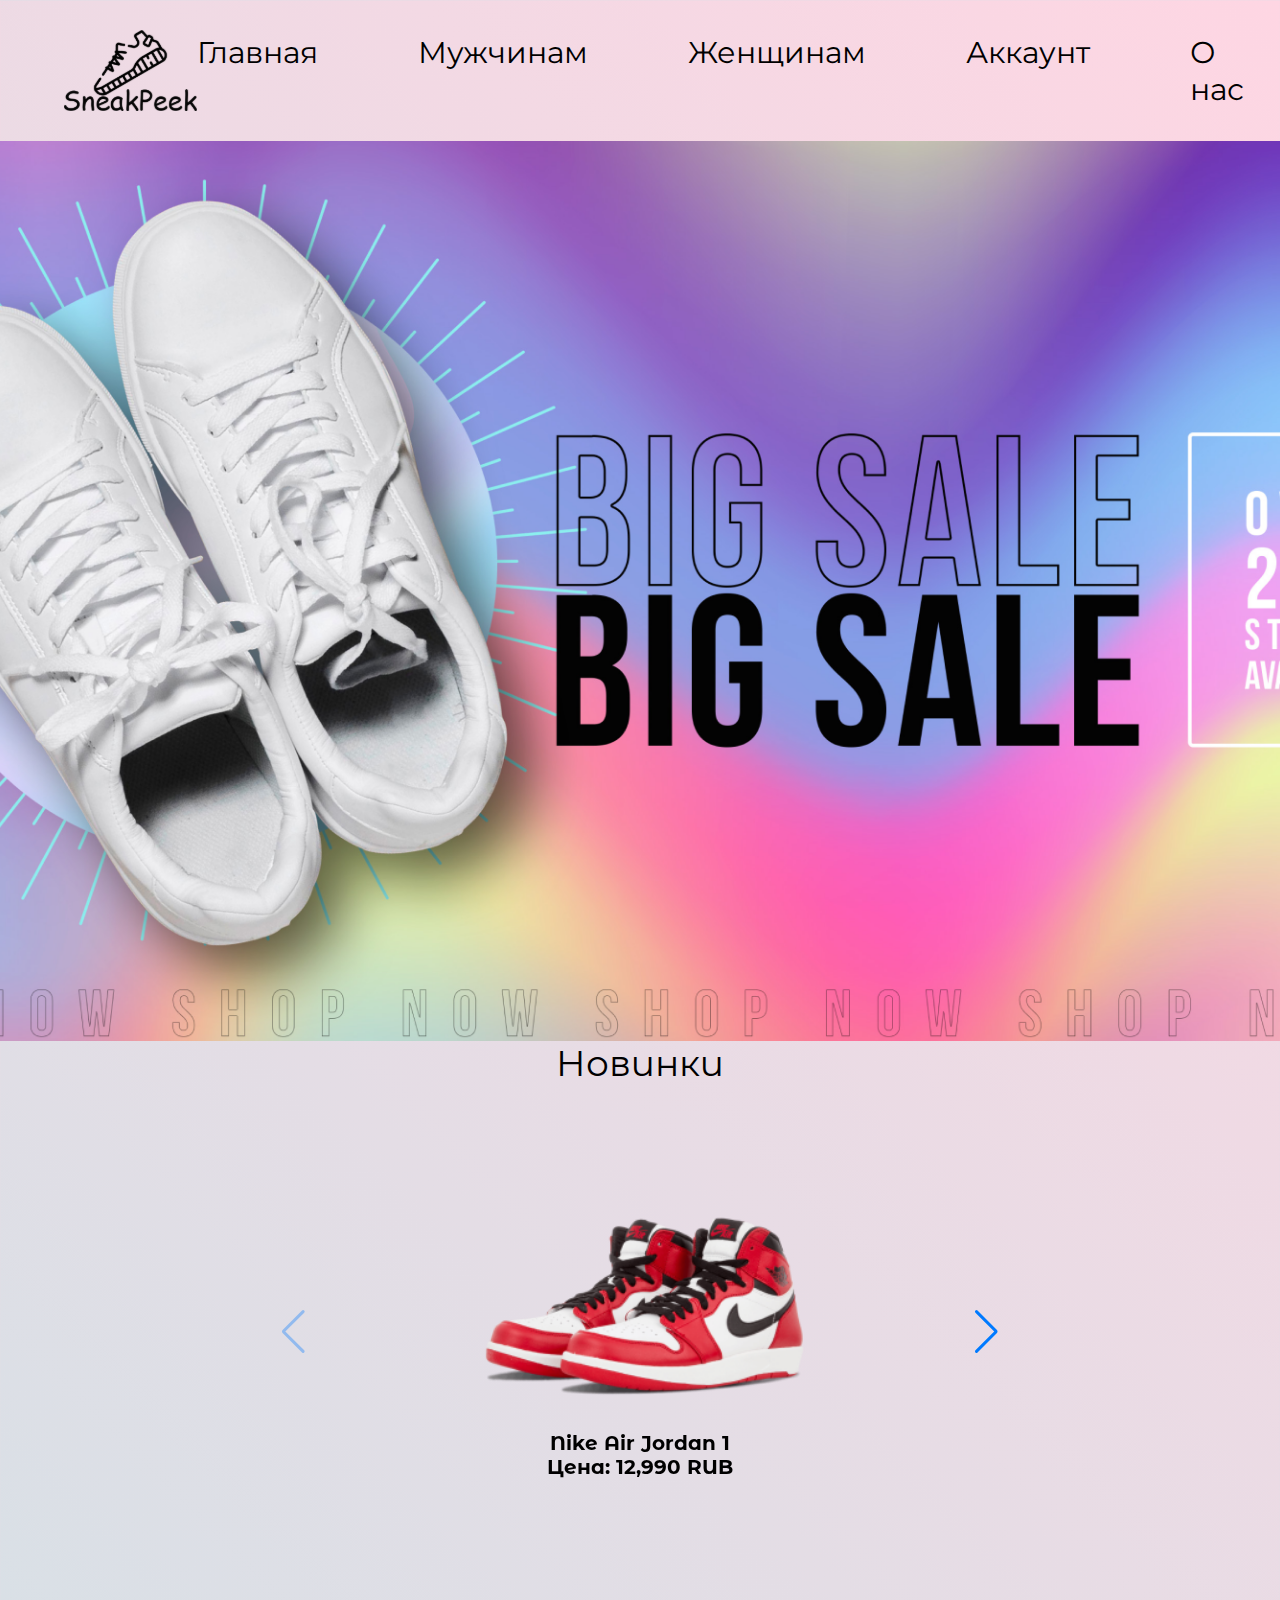
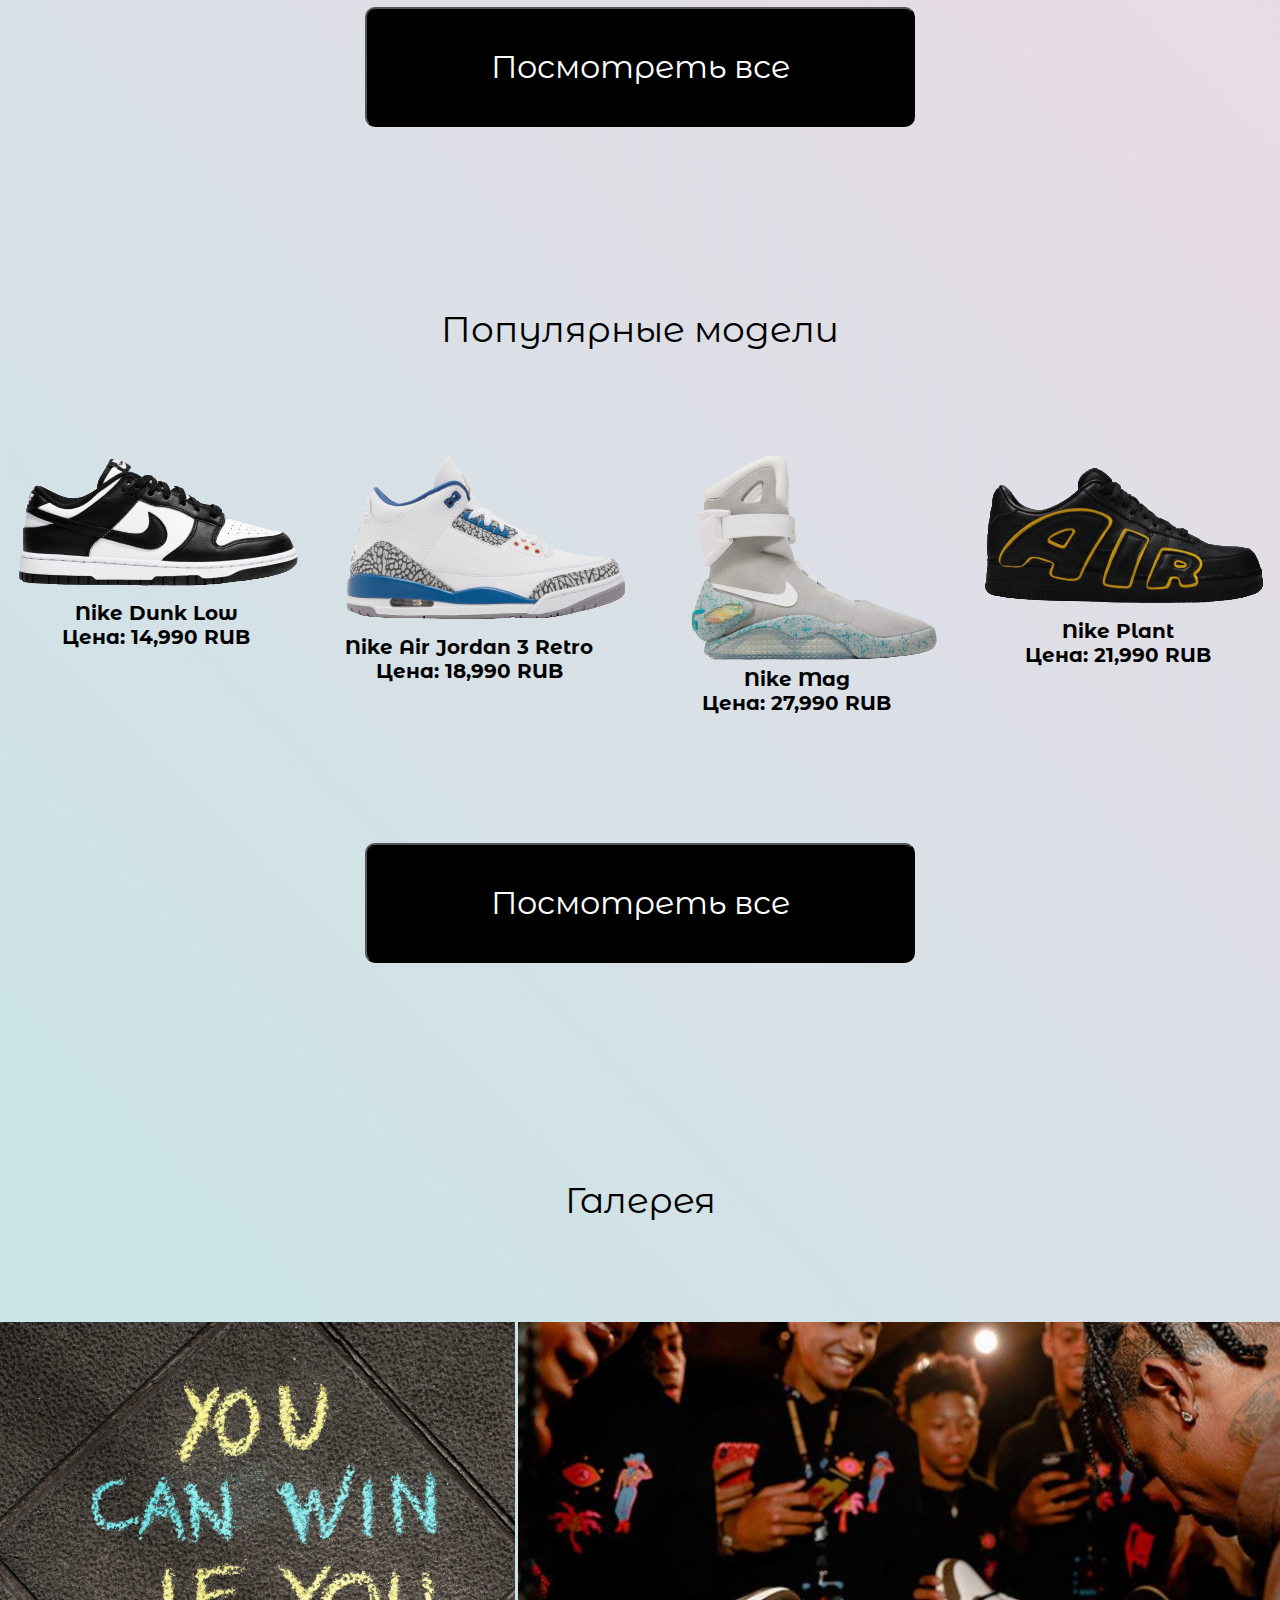
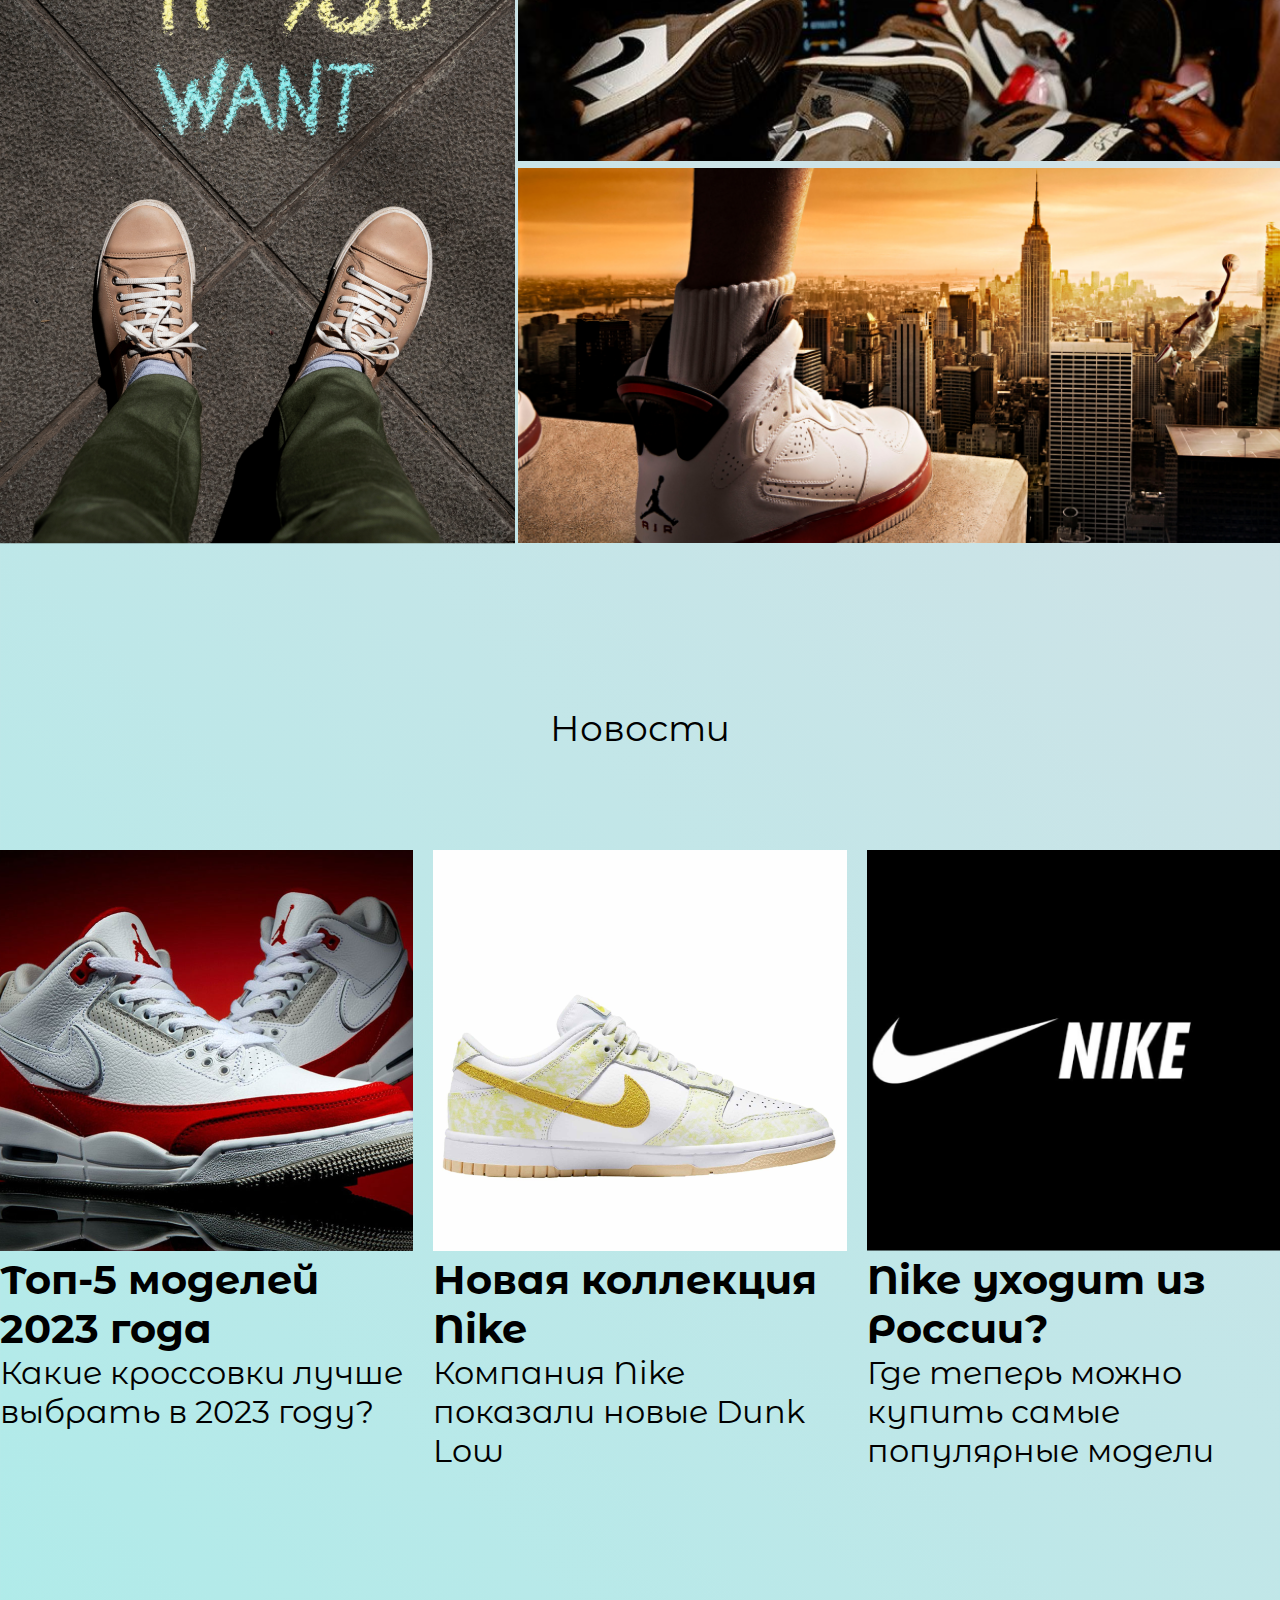
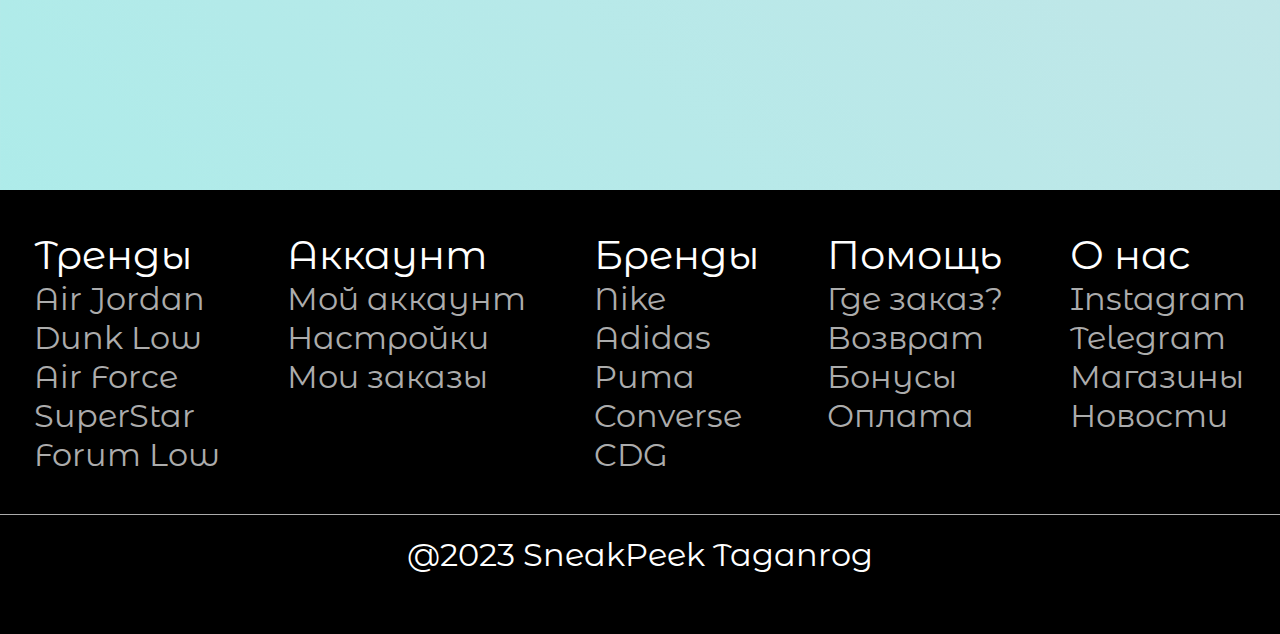
<file: SneakPeek/index.html>
<!DOCTYPE html>
<html lang="en">

<head>
    <meta charset="UTF-8">
    <meta name="viewport" content="width=device-width, initial-scale=1.0">
    <link rel="stylesheet" href="./styles/style.css">
    <title>SneakPeek</title>
    <link rel="stylesheet" href="https://cdn.jsdelivr.net/npm/swiper@8/swiper-bundle.min.css" />
    <script src="https://cdn.jsdelivr.net/npm/swiper@8/swiper-bundle.min.js"></script>
</head>

<body>
    <header class="header">
        <nav class="navbar">
            <img src="/SneakPeek/src/img/logo_img.svg" alt="image_logo" class="logo">
            <ul class="ul_navigation">
                <li class="li_nav_element"> <a href="/SneakPeek/index.html">Главная</a></li>
                <li class="li_nav_element"> <a href="#">Мужчинам</a></li>
                <li class="li_nav_element"> <a href="#">Женщинам</a></li>
                <li class="li_nav_element"> <a href="/SneakPeek/pages/account.html">Аккаунт</a></li>
                <li class="li_nav_element"> <a href="#">О нас</a></li>
                <li class="li_nav_element"> <a href="#">Корзина</a></li>
            </ul>
        </nav>
    </header>

    <section class="section_first section">
        <div class="section_first_container">
            <img src="/SneakPeek/src/img/img_first_section1.png" alt="BIG SALE IMG" class="img_first_section">
        </div>
    </section>

    <section class="section_two_swiper">
        <h2 class="section_head">Новинки</h2>
        <div class="swiper mySwiper">
            <div class="swiper-wrapper">
                <div class="swiper-slide">
                    <div class="slide-content">
                        <img src="./src/img/first_slider/slider_img_1.png" alt="слайд 1">
                        <p>Nike Air Jordan 1 <br> Цена: 12,990 RUB</p>
                    </div>
                </div>
                <div class="swiper-slide">
                    <div class="slide-content">
                        <img src="./src/img/first_slider/slider_img_2.png" alt="слайд 2">
                        <p>Nike Air Max 270 <br> Цена: 9,990 RUB</p>
                    </div>
                </div>
                <div class="swiper-slide">
                    <div class="slide-content">
                        <img src="./src/img/first_slider/slider_img_4.png" alt="слайд 4">
                        <p>Nike Blazer Mid <br> Цена: 10,990 RUB</p>
                    </div>
                </div>
            </div>

            <div class="swiper-button-next"></div>
            <div class="swiper-button-prev"></div>
        </div>
        <div class="btn_container">
            <button class="button-section">Посмотреть все</button>
        </div>
    </section>

    <section class="section-three">
        <h2 class="section_head">Популярные модели</h2>
        <div class="section-three-container">
            <div class="image-three-section">
                <img src="./src/img/second_slider/1img-Photoroom.png" alt="">
                <p>Nike Dunk Low <br> Цена: 14,990 RUB</p>
            </div>
            <div class="image-three-section">
                <img src="./src/img/second_slider/2img-Photoroom.png" alt="">
                <p>Nike Air Jordan 3 Retro <br> Цена: 18,990 RUB</p>
            </div>
            <div class="image-three-section">
                <img src="./src/img/second_slider/3img-Photoroom.png" alt="">
                <p>Nike Mag <br> Цена: 27,990 RUB</p>
            </div>
            <div class="image-three-section">
                <img src="./src/img/second_slider/4img-Photoroom.png" alt="">
                <p>Nike Plant <br> Цена: 21,990 RUB</p>
            </div>
        </div>
        <div class="btn_container second_button">
            <button class="button-section">Посмотреть все</button>
        </div>
    </section>

    <section class="four_section section">
        <h2 class="section_head">Галерея</h2>
        <div class="four_section_cont">
            <div class="grid_element element_1">
                <img src="./src/img/four_section/1_img_four_section.png" alt="">
            </div>
            <div class="grid_element element_2">
                <img src="./src/img/four_section/2_img_section.png" alt="">
            </div>
            <div class="grid_element element_3">
                <img src="./src/img/four_section/3_img_section.png" alt="">
            </div>
            <div class="grid_element element_4">
                <img src="./src/img/four_section/4_img_section.png" alt="">
            </div>
        </div>
    </section>

    <section class="section_five section">
        <h2 class="section_head">Новости</h2>
        <div class="five_content">
            <div class="news">
                <img src="./src/img/five_section/1img_five_section.png" alt="">
                <p>Топ-5 моделей 2023 года</p>
                <span>Какие кроссовки лучше выбрать в 2023 году?</span>
            </div>
            <div class="news">
                <img src="./src/img/five_section/2img_five_section.png" alt="">
                <p>Новая коллекция Nike</p>
                <span>Компания Nike показали новые Dunk Low</span>
            </div>
            <div class="news">
                <img src="./src/img/five_section/3img_five_section.png" alt="">
                <p>Nike уходит из России?</p>
                <span>Где теперь можно купить самые популярные модели</span>
            </div>
        </div>
    </section>

    <footer class="footer">
        <div class="footer_content">
            <div class="footer_links">
                <ul class="list_footer">
                    <li><a href="#">Тренды</a></li>
                    <li><a href="#">Air Jordan</a></li>
                    <li><a href="#">Dunk Low</a></li>
                    <li><a href="#">Air Force</a></li>
                    <li><a href="#">SuperStar</a></li>
                    <li><a href="#">Forum Low</a></li>
                </ul>
            </div>
            <div class="footer_links">
                <ul class="list_footer">
                    <li><a href="#">Аккаунт</a></li>
                    <li><a href="#">Мой аккаунт</a></li>
                    <li><a href="#">Настройки</a></li>
                    <li><a href="#">Мои заказы</a></li>
                </ul>
            </div>
            <div class="footer_links">
                <ul class="list_footer">
                    <li><a href="#">Бренды</a></li>
                    <li><a href="#">Nike</a></li>
                    <li><a href="#">Adidas</a></li>
                    <li><a href="#">Puma</a></li>
                    <li><a href="#">Converse</a></li>
                    <li><a href="#">CDG</a></li>
                </ul>
            </div>
            <div class="footer_links">
                <ul class="list_footer">
                    <li><a href="#">Помощь</a></li>
                    <li><a href="#">Где заказ?</a></li>
                    <li><a href="#">Возврат</a></li>
                    <li><a href="#">Бонусы</a></li>
                    <li><a href="#">Оплата</a></li>
                </ul>
            </div>
            <div class="footer_links">
                <ul class="list_footer">
                    <li><a href="#">О нас</a></li>
                    <li><a href="#">Instagram</a></li>
                    <li><a href="#">Telegram</a></li>
                    <li><a href="#">Магазины</a></li>
                    <li><a href="#">Новости</a></li>
                </ul>
            </div>
        </div>
        <div class="SneakPeek">
            <p>@2023 SneakPeek Taganrog</p>
        </div>
    </footer>

    <script src="./scripts/main.js"></script>
</body>

</html>
</file>
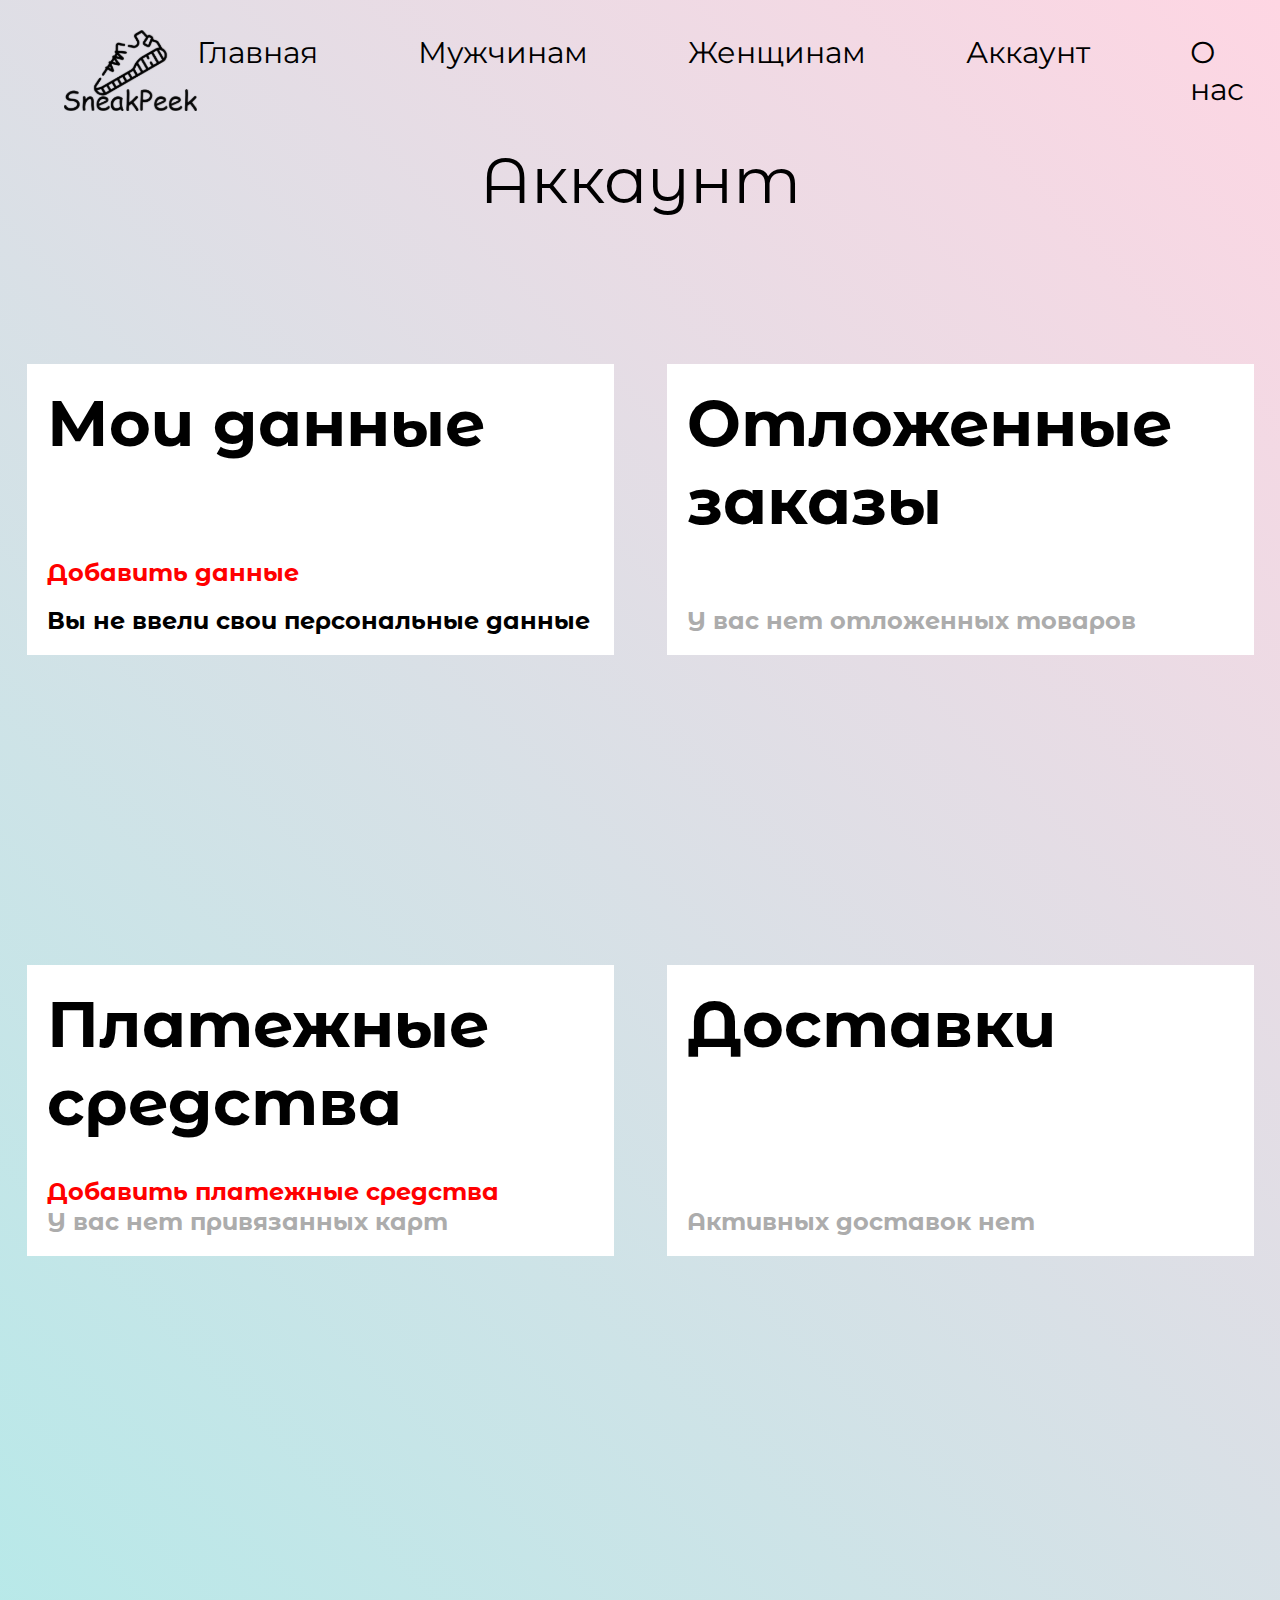
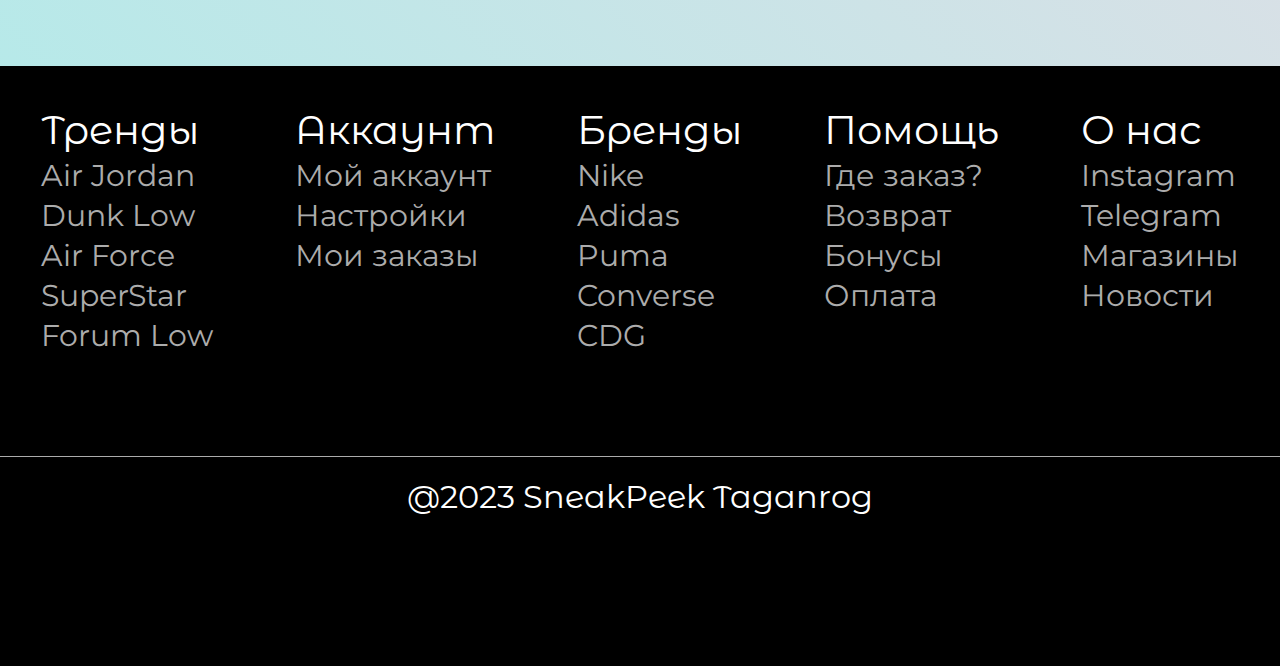
<file: SneakPeek/pages/account.html>
<!DOCTYPE html>
<html lang="en">

<head>
    <meta charset="UTF-8">
    <meta name="viewport" content="width=device-width, initial-scale=1.0">
    <link rel="stylesheet" href="/SneakPeek/styles/account.css">
    <title>Account</title>
</head>

<header class="header">

    <nav class="navbar">

        <img src="/SneakPeek/src/img/logo_img.svg" alt="image_logo" class="logo">

        <ul class="ul_navigation">
            <li class="li_nav_element"> <a href="/SneakPeek/index.html">Главная</a></li>
            <li class="li_nav_element"> <a href="#">Мужчинам</a></li>
            <li class="li_nav_element"> <a href="#">Женщинам</a></li>
            <li class="li_nav_element"> <a href="/SneakPeek/pages/account.html">Аккаунт</a></li>
            <li class="li_nav_element"> <a href="#">О нас</a></li>
            <li class="li_nav_element"> <a href="#">Корзина</a></li>
        </ul>
    </nav>
</header>

<body>

    <section class="section_my_account">
        <div class="head_1">
            <h1>Аккаунт</h1>
        </div>
        <div class="full_acc_info">
            <div class="acc_info my_info">

                <p>Мои данные</p>
                <div class="my_info">
                    <p class="add_info">Добавить данные</p> <br>
                    <span class="grey_span">Вы не ввели свои персональные данные</span>
                </div>
            </div>

            <div class="acc_info my_orders">
                <p>Отложенные заказы</p>
                <span class="grey_span">У вас нет отложенных товаров</span>
            </div>
        </div>

        <div class="full_acc_info second_rows">
            <div class="acc_info">
                <p>Платежные средства</p>
                <div class="pay_info">
                    <a href="#">Добавить платежные средства</a> <br>
                    <span class="grey_span">У вас нет привязанных карт</span>
                </div>
            </div>

            <div class="acc_info delivery_info">
                <p>Доставки</p>
                <span class="grey_span">Активных доставок нет</span>
            </div>
        </div>
    </section>

    <footer class="footer">
        <div class="footer_content">
            <div class="footer_links">
                <ul class="list_footer">
                    <li><a href="#">Тренды</a></li>
                    <li><a href="#">Air Jordan</a></li>
                    <li><a href="#">Dunk Low</a></li>
                    <li><a href="#">Air Force</a></li>
                    <li><a href="#">SuperStar</a></li>
                    <li><a href="#">Forum Low</a></li>
                </ul>
            </div>
            <div class="footer_links">
                <ul class="list_footer">
                    <li><a href="#">Аккаунт</a></li>
                    <li><a href="#">Мой аккаунт</a></li>
                    <li><a href="#">Настройки</a></li>
                    <li><a href="#">Мои заказы</a></li>
                </ul>
            </div>
            <div class="footer_links">
                <ul class="list_footer">
                    <li><a href="#">Бренды</a></li>
                    <li><a href="#">Nike</a></li>
                    <li><a href="#">Adidas</a></li>
                    <li><a href="#">Puma</a></li>
                    <li><a href="#">Converse</a></li>
                    <li><a href="#">CDG</a></li>
                </ul>
            </div>
            <div class="footer_links">
                <ul class="list_footer">
                    <li><a href="#">Помощь</a></li>
                    <li><a href="#">Где заказ?</a></li>
                    <li><a href="#">Возврат</a></li>
                    <li><a href="#">Бонусы</a></li>
                    <li><a href="#">Оплата</a></li>

                </ul>
            </div>
            <div class="footer_links">
                <ul class="list_footer">
                    <li><a href="#">О нас</a></li>
                    <li><a href="#">Instagram</a></li>
                    <li><a href="#">Telegram</a></li>
                    <li><a href="#">Магазины</a></li>
                    <li><a href="#">Новости</a></li>
                </ul>
            </div>
        </div>
        <div class="SneakPeek">
            <p>@2023 SneakPeek Taganrog</p>
        </div>
    </footer>

</body>

</html>
</file>
<file: SneakPeek/styles/style.css>
@import url('https://fonts.googleapis.com/css2?family=Montserrat:ital,wght@0,100..900;1,100..900&display=swap');
@import url('https://fonts.googleapis.com/css2?family=Montserrat+Alternates:ital,wght@0,100;1,100..900&display=swap');

* {
    padding: 0;
    margin: 0;
    box-sizing: border-box; 
}

body {
    height: 100%;
    background: linear-gradient(45deg, #a8edea, #fed6e3);
    display: flex;
    flex-direction: column;
    min-height: 100vh;
}

/* Навигация */
.navbar {
    display: flex;
    justify-content: space-between;
    align-items: center;
    padding: 30px 5%;
}

.navbar li, a {
    font-family: "Montserrat", sans-serif;
    font-weight: 400;
    font-size: 30px;
    text-decoration: none;
    list-style: none;
    color: black;
}

.ul_navigation {
    display: flex;
    gap: 100px;
}

.li_nav_element {
    transition: all ease-in-out 0.2s;
}

.li_nav_element:hover {
    transform: scale(1.1);
}

.logo {
    cursor: pointer;
    transition: all ease-in-out 0.5s;
}

.logo:hover {
    transform: rotate(35deg);
}

/* Первая секция */
.section_first {
    position: relative;
    width: 100vw;
    height: 100vh;
    overflow: hidden;
}

.img_first_section {
    position: absolute;
    top: 0;
    left: 0;
    width: 100%;
    height: 100%;
    object-fit: cover;
}

/* Слайдер Swiper */
.swiper {
    width: 1000px;
    height: 100%;
}

.swiper-slide {
    text-align: center;
    font-size: 18px;
    display: flex;
    justify-content: center;
    align-items: center;
}

.swiper-slide img {
    height: 50%;
    width: 50%;
    object-fit: cover;
}

.swiper-button-next, .swiper-rtl .swiper-button-prev {
    right: 140px !important; 
}

.swiper-button-prev, .swiper-rtl .swiper-button-next {
    left: 140px !important; 
}

.swiper-slide p {
    font-family: "Montserrat Alternates";
    font-size: 20px;
    font-weight: 700;
    text-align: center;
}

.slide-content img {
    width: 400px;
}

/* Секция с кнопкой */
.btn_container {
    display: flex;
    justify-content: center;
    padding-top: 10%;
}

.button-section {
    height: 120px;
    width: 550px;
    font-family: "Montserrat Alternates";
    font-size: 32px;
    color: white;
    background: #000;
    font-weight: 400;
    border-radius: 10px;
    transition: all ease-in-out 0.2s;
}

.button-section:hover {
    background: rgb(27, 27, 27);
    cursor: pointer;
    transform: scale(1.02);
}

.section_head {
    font-family: "Montserrat Alternates";
    color: #000000;
    font-size: 36px;
    display: flex;
    justify-content: center;
    padding-bottom: 100px;
    font-weight: 400;
}

/* Третья секция */
.section-three-container {
    display: flex;
    justify-content: space-around;
}

.image-three-section p {
    width: 288px;
    font-family: "Montserrat Alternates";
    font-size: 20px;
    font-weight: 700;
    text-align: center;
}

.section-three {
    margin-top: 180px;
}

.second_button {
    display: flex;
    justify-content: center;
    padding-top: 10%;
}

/* Четвертая секция */
.four_section {
    padding-top: 215px;
}

.four_section_cont {
    display: grid;
    grid-template-columns: minmax(515px, 300px) 1fr  minmax(515px, 300px);
    grid-template-areas: "el1 el2 el4"
                         "el1 el3 el4";
    grid-gap: 3px;
}

.grid_element img {
    width: 100%;
    height: auto;
    object-fit: cover;
}

.element_1 {grid-area: el1;}
.element_2 {grid-area: el2;}
.element_3 {grid-area: el3;  }
.element_4 {grid-area: el4;}

.element_3 > img {
    width: 867px; height: 375px;
}
/* Пятая секция */
.section_five {
    padding-top: 158px;
    margin-bottom: 20rem;
}

.five_content {
    display: flex;
    justify-content: center;
    gap: 20px;
}

.news {
    width: 572px;
}

.news img {
    width: 100%;
    height: 401px;
    object-fit: cover;
}

.news p {
    font-family: "Montserrat Alternates";
    font-size: 40px;
    font-weight: 700;
}

.news span {
    font-family: "Montserrat Alternates";
    font-size: 32px;
    font-weight: 400;
}

/* Футер */
.footer {
    background: #000;
    width: 100%;
    padding: 40px 0;
    gap: 0px;
    max-height: 100%;
}

.footer_content {
    display: flex;
    justify-content: space-around;
    font-family: "Montserrat Alternates";
    font-size: 32px;
    font-weight: 400;
    color: #ACACAC;
}

.footer_links ul li {
    list-style: none;
    text-align: left;
}

.list_footer li a {
    font-family: "Montserrat Alternates";
    font-size: 32px;
    color: #ACACAC;
}

.list_footer li:first-child a {
    font-size: 40px;
    color: white;
}

.SneakPeek {
    margin-top: 40px;
    border-top: 1px solid #ACACAC;
    color: #FFFFFF;
    font-family: "Montserrat Alternates";
    font-size: 32px;
    text-align: center;
    padding: 20px 0;
}
</file>
<file: SneakPeek/styles/account.css>
@import url('https://fonts.googleapis.com/css2?family=Montserrat:ital,wght@0,100..900;1,100..900&display=swap');
@import url('https://fonts.googleapis.com/css2?family=Montserrat+Alternates:ital,wght@0,100;1,100..900&display=swap');

* {
    padding: 0;
    margin: 0;
    box-sizing: border-box; 
}

body {
    height: 100%;
    background: linear-gradient(45deg, #a8edea, #fed6e3);
    display: flex;
    flex-direction: column;
    min-height: 100vh;
}

.navbar li, a {
    font-family: "Montserrat", sans-serif;
    font-weight: 400;
    font-size: 30px;
    text-decoration: none;
    list-style: none;
    color: black;
}

.navbar {
    display: flex;
    justify-content: space-between;
    align-items: center;
    padding: 30px 5%;
}

.li_nav_element {
    transition: all ease-in-out .2s;
}

.li_nav_element:hover {
    scale: 1.1;
}
.ul_navigation {
    display: flex;
    gap: 100px;
}
.logo {
    cursor: pointer;
    transition: all ease-in-out .5s;
}

.logo:hover {
    rotate: 35deg;
}

.head_1 > h1 {
    display: flex;
    justify-content: center;
    font-family: "Montserrat Alternates", sans-serif;
    font-size: 64px;
    font-weight: 400;
    line-height: 78.02px;
    text-align: left;
}

.full_acc_info {
    padding-top: 145px;
    margin-bottom: 165px;
    display: flex;
    justify-content: space-around;
    flex-wrap: wrap;   
    box-sizing: border-box; 
}


.acc_info {
    display: flex;
    flex-direction: column;
    justify-content: space-between; 
    align-items: flex-start; 
    background: white;
    width: 587px;
    height: 291px;
    padding: 20px; 
    gap: 0px;
    box-sizing: border-box; 
}

.acc_info > p {
    font-family: "Montserrat Alternates", sans-serif;
    font-size: 64px;
    font-weight: 700;
    line-height: 78.02px;
    margin-bottom: auto; 
}

.acc_info > span, 
.acc_info > a {
    font-family: "Montserrat Alternates", sans-serif;
    font-size: 24px;
    font-weight: 700;
    line-height: 29.26px;
    text-align: left;
    display: block;
    margin-top: auto; 
}

.my_info > span {
    color: black;
    font-family: "Montserrat Alternates", sans-serif;
}

.add_info {
    font-family: "Montserrat Alternates";
    font-size: 24px;
    font-weight: 700;
    line-height: 29.26px;
    color: #FF0000;
    transition: all ease-in-out .2s;
}

.grey_span {
    font-family: "Montserrat Alternates";
    font-size: 24px;
    font-weight: 700;
    line-height: 29.26px;
    color: #ACACAC;
}

.pay_info > a {
    position: relative;
    font-family: "Montserrat Alternates", sans-serif;
    font-size: 24px;
    font-weight: 700;
    line-height: 29.26px;
    text-align: left;
    color: #FF0000;
    text-decoration: none;
    transition: all ease-in-out 4s;
}
.pay_info > a::after {
    content: '';
    position: absolute;
    width: 0;
    height: 2px; 
    background-color: #FF0000; 
    bottom: -2px;
    left: 0;
    transition: width 0.3s ease-in-out; 
}

.pay_info > a:hover::after {
    width: 100%; 
}

.second_rows {
    margin-bottom: 10px;
}





/* footer */

.footer {
    background: #000;
    width: 1920px;
    height: 600px;
    gap: 0px;
    opacity: 0px;
    margin-top: 400px;
}
.footer_content {
    display: flex;
    justify-content: space-around;
    font-family: "Montserrat Alternates", sans-serif;
    font-size: 32px;
    font-weight: 400;
    line-height: 39.01px;
    text-align: center;
    color: #ACACAC;
}

.footer_links ul li {
    list-style: none;
    margin-left: 0;
    text-align: left;
}

.list_footer li:nth-child(1) a {
    font-family: "Montserrat Alternates", sans-serif;
    font-size: 40px;
    font-weight: 400;
    line-height: 48.76px;
    text-align: left;
    color: white;
}
.list_footer > li > a {
    color: #ACACAC;
}


.footer {
    background: #000;
    width: 100%;
    padding: 40px 0;
    gap: 0px;
    max-height: 100%;
}

.SneakPeek {
    margin-top: 101px;
    border-top: 1px solid #ACACAC;
    color: #FFFFFF;
    font-family: "Montserrat Alternates", sans-serif;
    font-size: 32px;
    font-weight: 400;
    text-align: center;
    padding: 20px 0; 

}

.new_paragraph {
font-family: "Montserrat Alternates", sans-serif;
font-size: 64px;
font-weight: 400;
line-height: 78.02px;
text-align: left;

}
</file>
